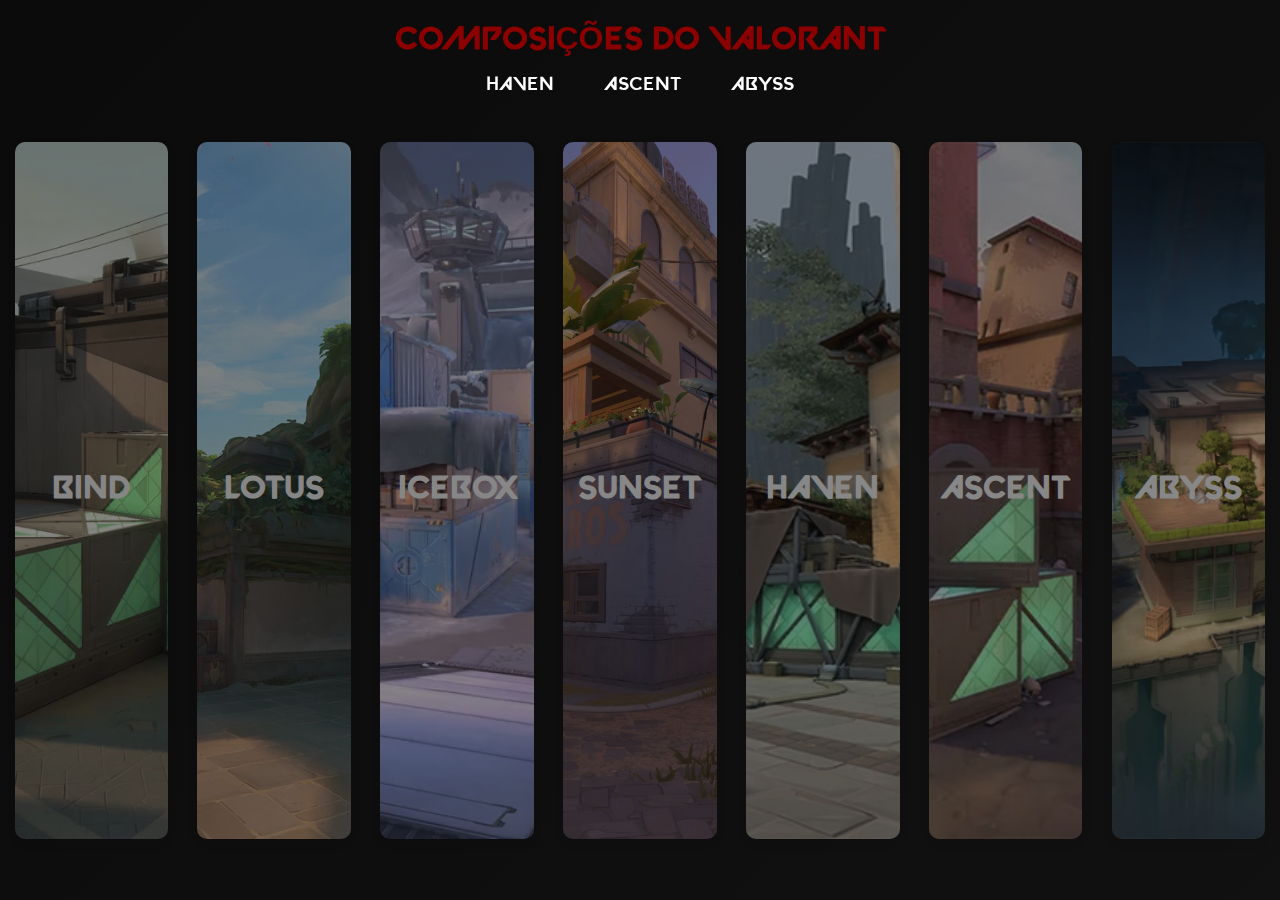
<file: Frontend/index.html>
<!DOCTYPE html>
<html lang="pt-BR">
  <head>
    <meta charset="UTF-8" />
    <meta name="viewport" content="width=device-width, initial-scale=1.0" />
    <link rel="icon" type="image/x-icon" href="../../img/maps/download.png" />
    <link rel="stylesheet" href="./style.css" />
    <title>comp-valorant.com</title>
  </head>
  <body>
    <header>
      <h1>COMPOSIÇÕES DO VALORANT</h1>
      <nav class="main-navigation">
        <ul class="nav-list">
          <li>HAVEN</li>
          <li>ASCENT</li>
          <li>ABYSS</li>
        </ul>
      </nav>
    </header>
    <main>
      <section class="container">
        <a class="card card1" href="./html/bind.html">
          <h2>BIND</h2>
        </a>
        <a class="card card2" href="./html/lotus.html">
          <h2>LOTUS</h2>
        </a>
        <a class="card card3" href="./html/icebox.html">
          <h2>ICEBOX</h2>
        </a>
        <a class="card card4" href="./html/sunset.html">
          <h2>SUNSET</h2>
        </a>
        <a class="card card5" href="./html/haven.html">
          <h2>HAVEN</h2>
        </a>
        <a class="card card6" href="./html/ascent.html">
          <h2>ASCENT</h2>
        </a>
        <a class="card card7" href="./html/abyss.html">
          <h2>ABYSS</h2>
        </a>
      </section>
    </main>
  </body>
</html>
</file>
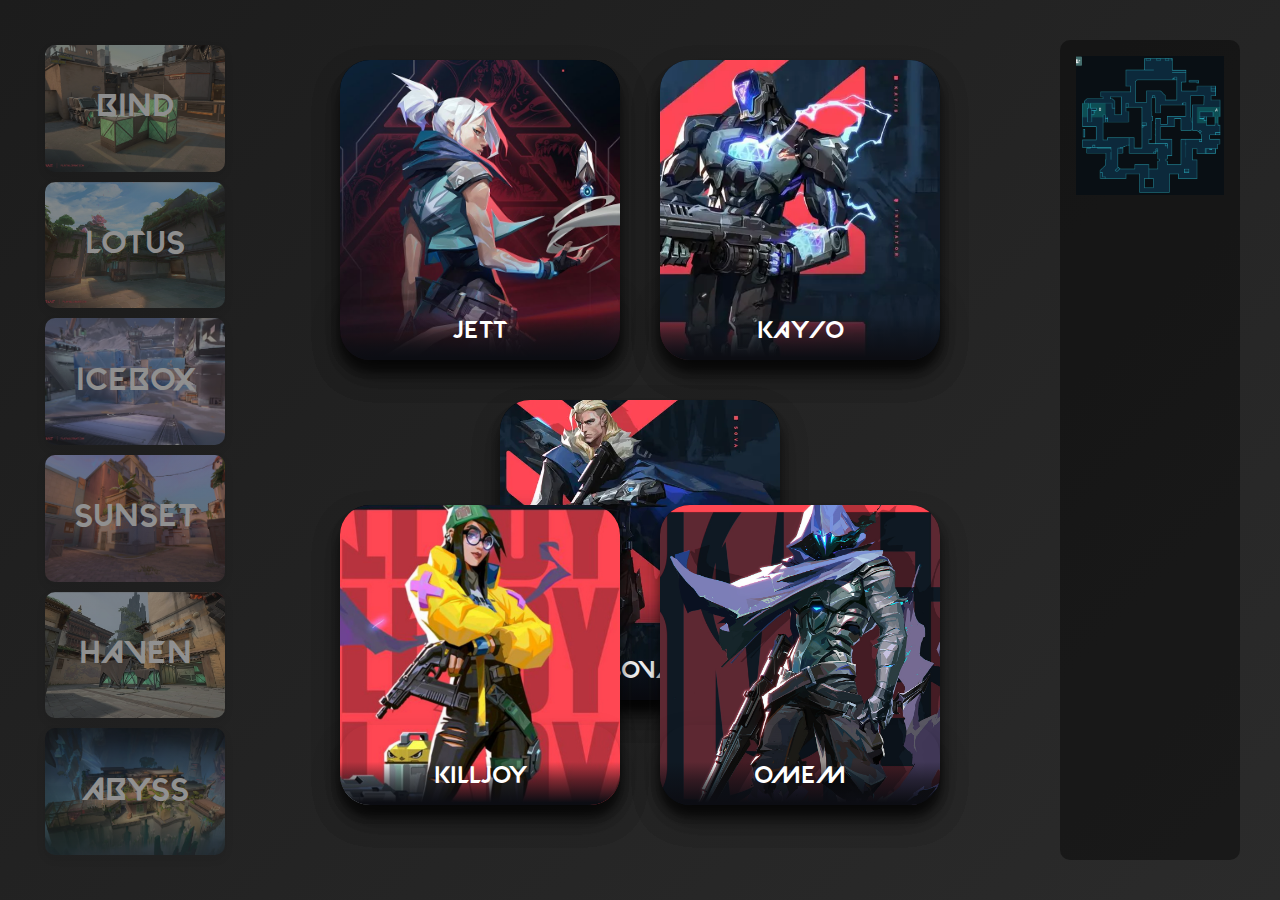
<file: Frontend/html/ascent.html>
<!DOCTYPE html>
<html lang="en">
  <head>
    <meta charset="UTF-8" />
    <meta name="viewport" content="width=device-width, initial-scale=1.0" />
    <link rel="icon" type="image/x-icon" href="../../img/maps/download.png" />
    <link rel="stylesheet" href="../css/cssreset.css" />
    <link rel="stylesheet" href="../css/confg.css" />
    <link rel="stylesheet" href="../css/confgagents.css" />
    <link rel="stylesheet" href="../css/confgmaps.css" />
    <link rel="stylesheet" href="../css/configskills.css">
    <link rel="stylesheet" href="../css/ascent.css" />
    <title>comp-valorant.com</title>
  </head>
  <body>
    <section class="container">
      <section class="maps">
        <a class="card card1" href="./bind.html">
          <h2>BIND</h2>
        </a>
        <a class="card card2" href="./lotus.html">
          <h2>LOTUS</h2>
        </a>
        <a class="card card3" href="./icebox.html">
          <h2>ICEBOX</h2>
        </a>
        <a class="card card4" href="./sunset.html">
          <h2>SUNSET</h2>
        </a>
        <a class="card card5" href="./haven.html">
          <h2>HAVEN</h2>
        </a>
        <a class="card card7" href="./abyss.html">
          <h2>ABYSS</h2>
        </a>
      </section>
      <section class="agents">
        <section class="toppart">
          <section class="cardagnts">
            <div class="wrapper">
              <img
                src="../../img/agentes/jett/maxresdefault (1).jpg"
                alt="background image gragas lol"
                class="cover-image"
              />
              <p class="name-text">JETT</p>
            </div>
            <img
              src="../../img/agentes/jett/600px-Jett_Artwork.png"
              alt="character gragas"
              class="character"
            />
          </section>
          <section class="cardagnts">
            <div class="wrapper">
              <img
                src="../../img/agentes/kayo/valorant-kay-o.webp"
                alt="background image gragas lol"
                class="cover-image"
              />
              <p class="name-text">KAY/O</p>
            </div>
            <img
              src="../../img/agentes/kayo/KAY_O_-_Full_body.webp"
              alt="character gragas"
              class="character"
            />
          </section>
          <section class="cardagnts">
            <div class="wrapper">
              <img
                src="../../img/agentes/sova/valorant-sova-dark.webp"
                alt="background image gragas lol"
                class="cover-image"
              />
              <p class="name-text">SOVA</p>
            </div>
            <img
              src="../../img/agentes/sova/Sova_artwork.webp"
              alt="character gragas"
              class="character"
            />
          </section>
        </section>
        <section class="bottompart">
          <section class="cardagnts">
            <div class="wrapper">
              <img
                src="../../img/agentes/killjoy/how-to-play-killjoy-valorant.jpg"
                alt="background image gragas lol"
                class="cover-image"
              />
              <p class="name-text">KILLJOY</p>
            </div>
            <img
              src="../../img/agentes/killjoy/Killjoy_-_Full_body.webp"
              alt="character gragas"
              class="character"
            />
          </section>
          <section class="cardagnts">
            <div class="wrapper">
              <img
                src="../../img/agentes/omem/men-valorant-habilidades-dicas-como-jogar.jpg"
                alt="background image gragas lol"
                class="cover-image"
              />
              <p class="name-text">OMEM</p>
            </div>
            <img
              src="../../img/agentes/omem/Omen_-_Full_body.webp"
              alt="character gragas"
              class="character"
            />
          </section>
        </section>
      </section>
      <section class="skills">
        <section class="cardskills">
          <section class="classimg">
            <img src="../../img/minimap/Abyss-.png">
          </section>
        </section>
      </section>
    </section>
  </body>
</html>
</file>
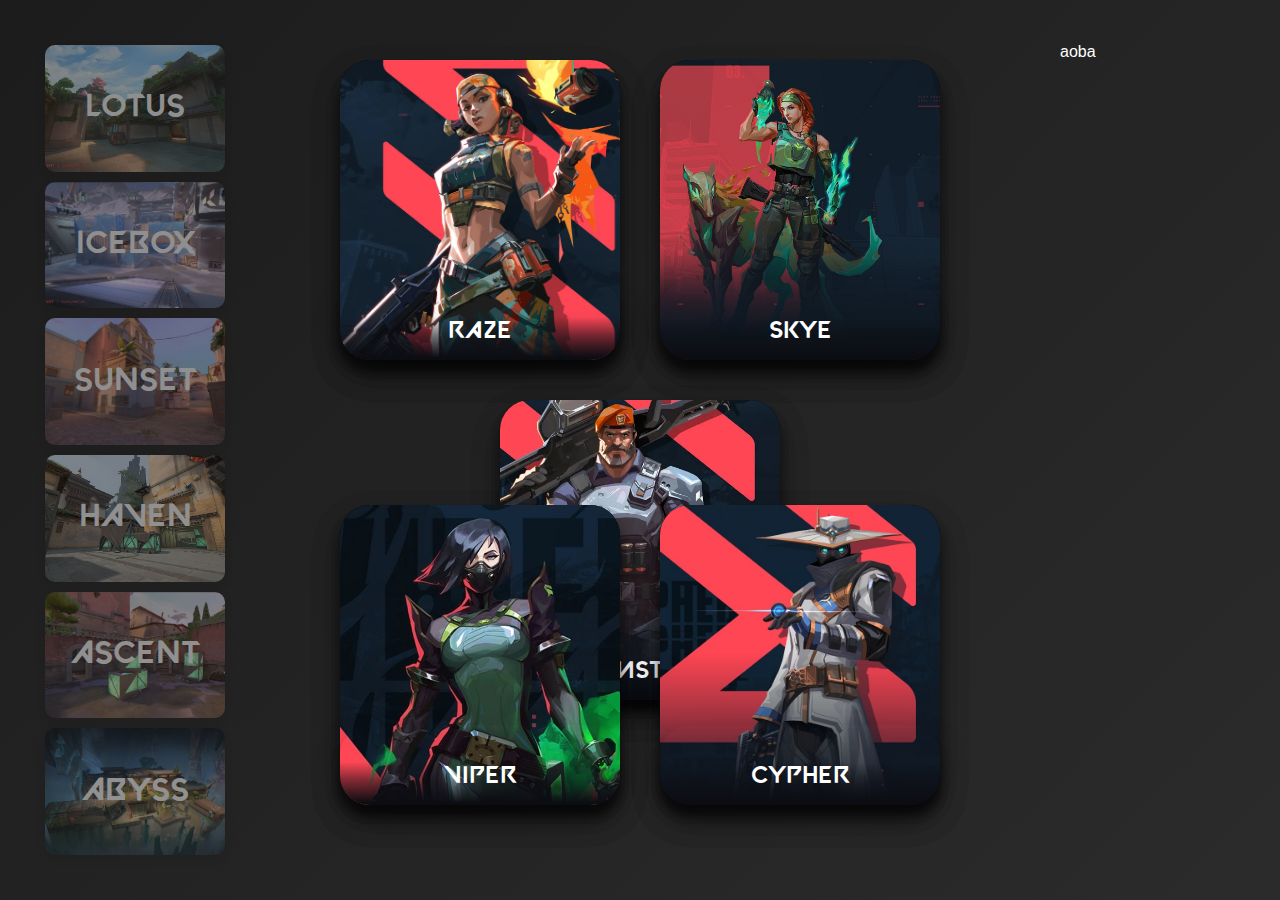
<file: Frontend/html/bind.html>
<!DOCTYPE html>
<html lang="en">
  <head>
    <meta charset="UTF-8" />
    <meta name="viewport" content="width=device-width, initial-scale=1.0" />
    <link rel="icon" type="image/x-icon" href="../../img/maps/download.png" />
    <link rel="stylesheet" href="../css/cssreset.css" />
    <link rel="stylesheet" href="../css/confg.css" />
    <link rel="stylesheet" href="../css/confgagents.css" />
    <link rel="stylesheet" href="../css/confgmaps.css" />
    <link rel="stylesheet" href="../css/bind.css" />
    <title>comp-valorant.com</title>
  </head>
  <body>
    <section class="container">
      <section class="maps">
        <a class="card card2" href="./lotus.html">
          <h2>LOTUS</h2>
        </a>
        <a class="card card3" href="./icebox.html">
          <h2>ICEBOX</h2>
        </a>
        <a class="card card4" href="./sunset.html">
          <h2>SUNSET</h2>
        </a>
        <a class="card card5" href="./haven.html">
          <h2>HAVEN</h2>
        </a>
        <a class="card card6" href="./ascent.html">
          <h2>ASCENT</h2>
        </a>
        <a class="card card7" href="./abyss.html">
          <h2>ABYSS</h2>
        </a>
      </section>
      <section class="agents">
        <section class="toppart">
          <section class="cardagnts">
            <div class="wrapper">
              <img
                src="../../img/agentes/raze/raze-valorant-agent-guide.webp"
                alt="background image gragas lol"
                class="cover-image"
              />
              <p class="name-text">RAZE</p>
            </div>
            <img
              src="../../img/agentes/raze/Raze_-_Full_body.webp"
              alt="character gragas"
              class="character"
            />
          </section>
          <section class="cardagnts">
            <div class="wrapper">
              <img
                src="../../img/agentes/skye/6292d525f11efc5f69f51b3519cb9873c4a533a7-1920x1080.jpg"
                alt="background image gragas lol"
                class="cover-image"
              />
              <p class="name-text">SKYE</p>
            </div>
            <img
              src="../../img/agentes/skye/Skye_Artwork_Full.webp"
              alt="character gragas"
              class="character"
            />
          </section>
          <section class="cardagnts">
            <div class="wrapper">
              <img
                src="../../img/agentes/brimstone/brimstone-1.webp"
                alt="background image gragas lol"
                class="cover-image"
              />
              <p class="name-text">BRIMSTONE</p>
            </div>
            <img
              src="../../img/agentes/brimstone/Brimstone_Artwork.png"
              alt="character gragas"
              class="character"
            />
          </section>
        </section>
        <section class="bottompart">
          <section class="cardagnts">
            <div class="wrapper">
              <img
                src="../../img/agentes/viper/valorant-viper-(1).jpg"
                alt="background image gragas lol"
                class="cover-image"
              />
              <p class="name-text">VIPER</p>
            </div>
            <img
              src="../../img/agentes/viper/Viper_png.webp"
              alt="character gragas"
              class="character"
            />
          </section>
          <section class="cardagnts">
            <div class="wrapper">
              <img
                src="../../img/agentes/cypher/VALORANT-Cypher.jpg"
                alt="background image gragas lol"
                class="cover-image"
              />
              <p class="name-text">CYPHER</p>
            </div>
            <img
              src="../../img/agentes/cypher/Cypher_-_Full_body.webp"
              alt="character gragas"
              class="character"
            />
          </section>
        </section>
      </section>
      <section class="skills">
        <p>aoba</p>
      </section>
    </section>
  </body>
</html>
</file>
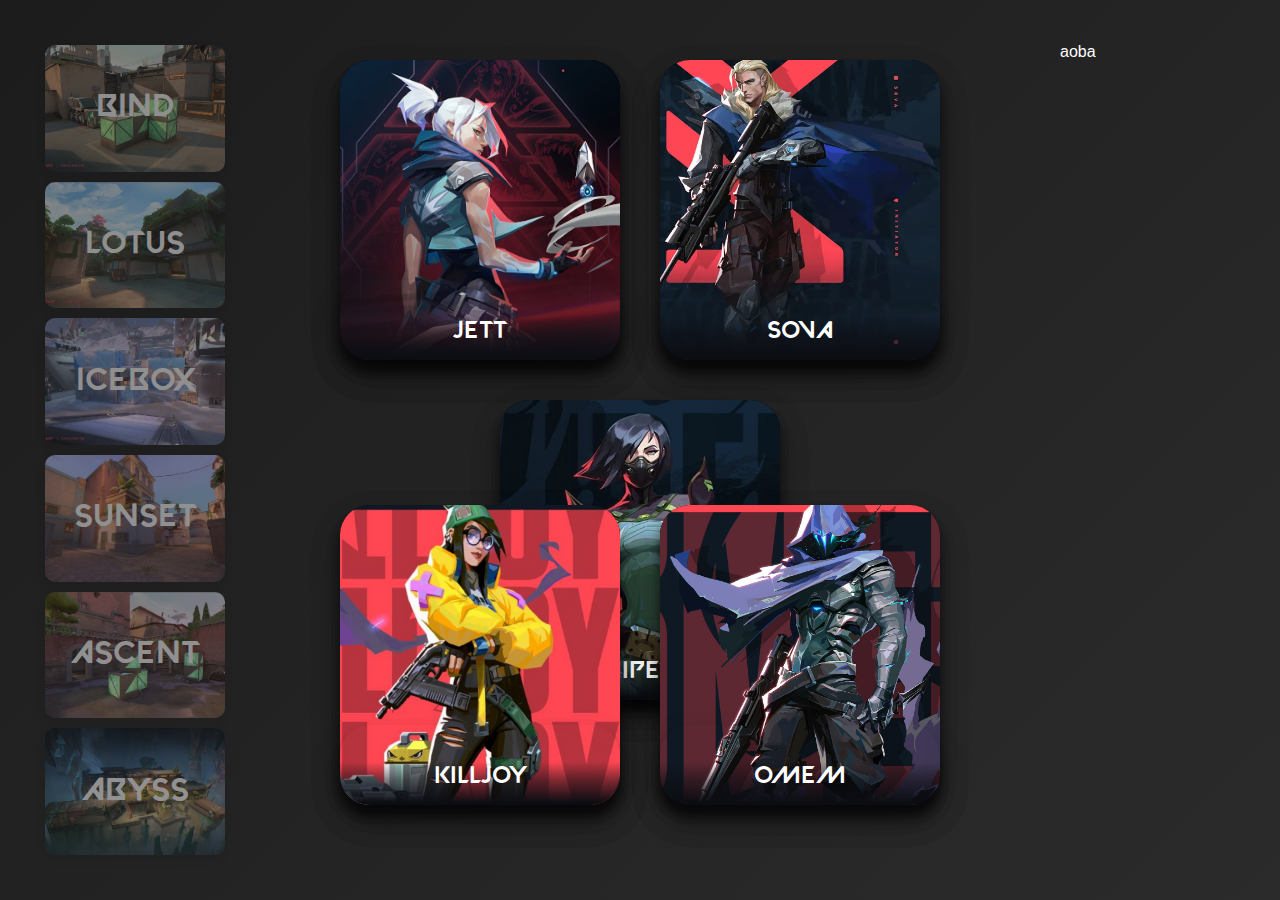
<file: Frontend/html/haven.html>
<!DOCTYPE html>
<html lang="en">
  <head>
    <meta charset="UTF-8" />
    <meta name="viewport" content="width=device-width, initial-scale=1.0" />
    <link rel="icon" type="image/x-icon" href="../../img/maps/download.png" />
    <link rel="stylesheet" href="../css/cssreset.css" />
    <link rel="stylesheet" href="../css/confg.css" />
    <link rel="stylesheet" href="../css/confgagents.css" />
    <link rel="stylesheet" href="../css/confgmaps.css" />
    <link rel="stylesheet" href="../css/haven.css" />
    <title>comp-valorant.com</title>
  </head>
  <body>
    <section class="container">
      <section class="maps">
        <a class="card card1" href="./bind.html">
          <h2>BIND</h2>
        </a>
        <a class="card card2" href="./lotus.html">
          <h2>LOTUS</h2>
        </a>
        <a class="card card3" href="./icebox.html">
          <h2>ICEBOX</h2>
        </a>
        <a class="card card4" href="./sunset.html">
          <h2>SUNSET</h2>
        </a>
        <a class="card card6" href="./ascent.html">
          <h2>ASCENT</h2>
        </a>
        <a class="card card7" href="./abyss.html">
          <h2>ABYSS</h2>
        </a>
      </section>
      <section class="agents">
        <section class="toppart">
          <section class="cardagnts">
            <div class="wrapper">
              <img
                src="../../img/agentes/jett/maxresdefault (1).jpg"
                alt="background image gragas lol"
                class="cover-image"
              />
              <p class="name-text">JETT</p>
            </div>
            <img
              src="../../img/agentes/jett/600px-Jett_Artwork.png"
              alt="character gragas"
              class="character"
            />
          </section>
          <section class="cardagnts">
            <div class="wrapper">
              <img
                src="../../img/agentes/sova/valorant-sova-dark.webp"
                alt="background image gragas lol"
                class="cover-image"
              />
              <p class="name-text">SOVA</p>
            </div>
            <img
              src="../../img/agentes/sova/Sova_artwork.webp"
              alt="character gragas"
              class="character"
            />
          </section>
          <section class="cardagnts">
            <div class="wrapper">
              <img
                src="../../img/agentes/viper/valorant-viper-(1).jpg"
                alt="background image gragas lol"
                class="cover-image"
              />
              <p class="name-text">VIPER</p>
            </div>
            <img
              src="../../img/agentes/viper/Viper_png.webp"
              alt="character gragas"
              class="character"
            />
          </section>
        </section>
        <section class="bottompart">
          <section class="cardagnts">
            <div class="wrapper">
              <img
                src="../../img/agentes/killjoy/how-to-play-killjoy-valorant.jpg"
                alt="background image gragas lol"
                class="cover-image"
              />
              <p class="name-text">KILLJOY</p>
            </div>
            <img
              src="../../img/agentes/killjoy/Killjoy_-_Full_body.webp"
              alt="character gragas"
              class="character"
            />
          </section>
          <section class="cardagnts">
            <div class="wrapper">
              <img
                src="../../img/agentes/omem/men-valorant-habilidades-dicas-como-jogar.jpg"
                alt="background image gragas lol"
                class="cover-image"
              />
              <p class="name-text">OMEM</p>
            </div>
            <img
              src="../../img/agentes/omem/Omen_-_Full_body.webp"
              alt="character gragas"
              class="character"
            />
          </section>
        </section>
      </section>
      <section class="skills">
        <p>aoba</p>
      </section>
    </section>
  </body>
</html>
</file>
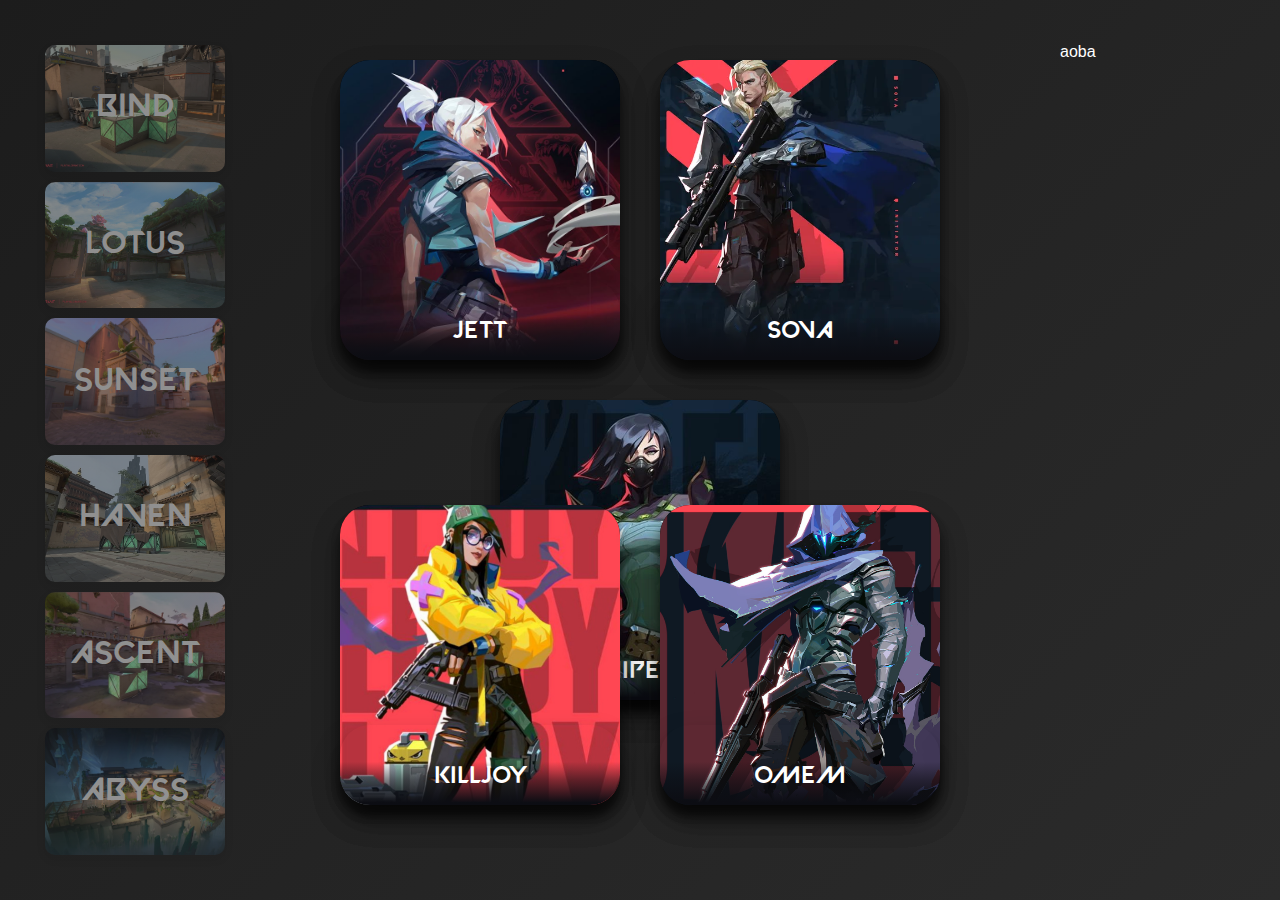
<file: Frontend/html/icebox.html>
<!DOCTYPE html>
<html lang="en">
  <head>
    <meta charset="UTF-8" />
    <meta name="viewport" content="width=device-width, initial-scale=1.0" />
    <link rel="icon" type="image/x-icon" href="../../img/maps/download.png" />
    <link rel="stylesheet" href="../css/cssreset.css" />
    <link rel="stylesheet" href="../css/confg.css" />
    <link rel="stylesheet" href="../css/confgagents.css" />
    <link rel="stylesheet" href="../css/confgmaps.css" />
    <link rel="stylesheet" href="../css/icebox.css" />
    <title>comp-valorant.com</title>
  </head>
  <body>
    <section class="container">
      <section class="maps">
        <a class="card card1" href="./bind.html">
          <h2>BIND</h2>
        </a>
        <a class="card card2" href="./lotus.html">
          <h2>LOTUS</h2>
        </a>
        <a class="card card4" href="./sunset.html">
          <h2>SUNSET</h2>
        </a>
        <a class="card card5" href="./haven.html">
          <h2>HAVEN</h2>
        </a>
        <a class="card card6" href="./ascent.html">
          <h2>ASCENT</h2>
        </a>
        <a class="card card7" href="./abyss.html">
          <h2>ABYSS</h2>
        </a>
      </section>
      <section class="agents">
        <section class="toppart">
          <section class="cardagnts">
            <div class="wrapper">
              <img
                src="../../img/agentes/jett/maxresdefault (1).jpg"
                alt="background image gragas lol"
                class="cover-image"
              />
              <p class="name-text">JETT</p>
            </div>
            <img
              src="../../img/agentes/jett/600px-Jett_Artwork.png"
              alt="character gragas"
              class="character"
            />
          </section>
          <section class="cardagnts">
            <div class="wrapper">
              <img
                src="../../img/agentes/sova/valorant-sova-dark.webp"
                alt="background image gragas lol"
                class="cover-image"
              />
              <p class="name-text">SOVA</p>
            </div>
            <img
              src="../../img/agentes/sova/Sova_artwork.webp"
              alt="character gragas"
              class="character"
            />
          </section>
          <section class="cardagnts">
            <div class="wrapper">
              <img
                src="../../img/agentes/viper/valorant-viper-(1).jpg"
                alt="background image gragas lol"
                class="cover-image"
              />
              <p class="name-text">VIPER</p>
            </div>
            <img
              src="../../img/agentes/viper/Viper_png.webp"
              alt="character gragas"
              class="character"
            />
          </section>
        </section>
        <section class="bottompart">
          <section class="cardagnts">
            <div class="wrapper">
              <img
                src="../../img/agentes/killjoy/how-to-play-killjoy-valorant.jpg"
                alt="background image gragas lol"
                class="cover-image"
              />
              <p class="name-text">KILLJOY</p>
            </div>
            <img
              src="../../img/agentes/killjoy/Killjoy_-_Full_body.webp"
              alt="character gragas"
              class="character"
            />
          </section>
          <section class="cardagnts">
            <div class="wrapper">
              <img
                src="../../img/agentes/omem/men-valorant-habilidades-dicas-como-jogar.jpg"
                alt="background image gragas lol"
                class="cover-image"
              />
              <p class="name-text">OMEM</p>
            </div>
            <img
              src="../../img/agentes/omem/Omen_-_Full_body.webp"
              alt="character gragas"
              class="character"
            />
          </section>
        </section>
      </section>
      <section class="skills">
        <p>aoba</p>
      </section>
    </section>
  </body>
</html>
</file>
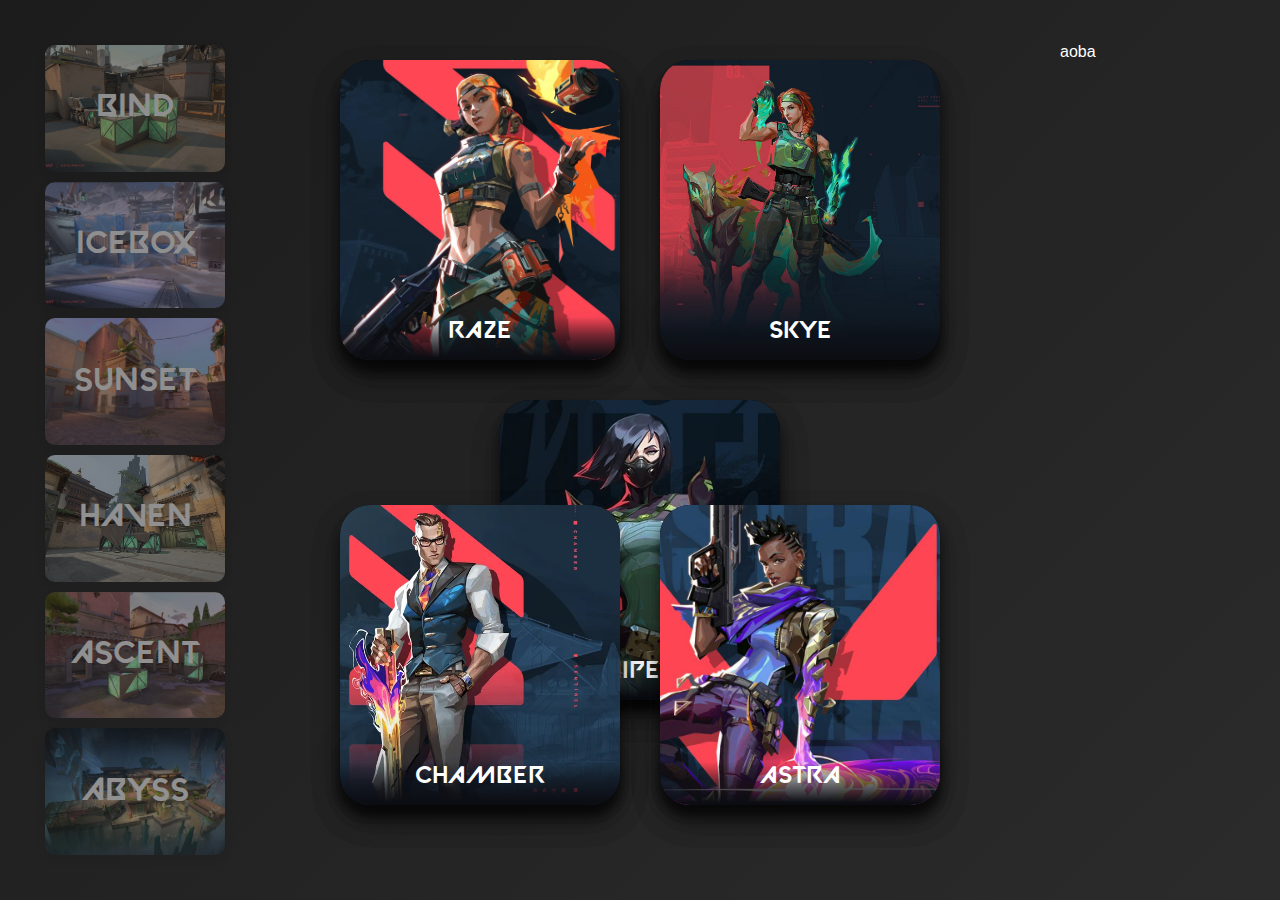
<file: Frontend/html/lotus.html>
<!DOCTYPE html>
<html lang="en">
  <head>
    <meta charset="UTF-8" />
    <meta name="viewport" content="width=device-width, initial-scale=1.0" />
    <link rel="icon" type="image/x-icon" href="../../img/maps/download.png" />
    <link rel="stylesheet" href="../css/cssreset.css" />
    <link rel="stylesheet" href="../css/confg.css" />
    <link rel="stylesheet" href="../css/confgagents.css" />
    <link rel="stylesheet" href="../css/confgmaps.css" />
    <link rel="stylesheet" href="../css/lotus.css" />
    <title>comp-valorant.com</title>
  </head>
  <body>
    <section class="container">
      <section class="maps">
        <a class="card card1" href="./bind.html">
          <h2>BIND</h2>
        </a>
        <a class="card card3" href="./icebox.html">
          <h2>ICEBOX</h2>
        </a>
        <a class="card card4" href="./sunset.html">
          <h2>SUNSET</h2>
        </a>
        <a class="card card5" href="./haven.html">
          <h2>HAVEN</h2>
        </a>
        <a class="card card6" href="./ascent.html">
          <h2>ASCENT</h2>
        </a>
        <a class="card card7" href="./abyss.html">
          <h2>ABYSS</h2>
        </a>
      </section>
      <section class="agents">
        <section class="toppart">
          <section class="cardagnts">
            <div class="wrapper">
              <img
                src="../../img/agentes/raze/raze-valorant-agent-guide.webp"
                alt="background image gragas lol"
                class="cover-image"
              />
              <p class="name-text">RAZE</p>
            </div>
            <img
              src="../../img/agentes/raze/Raze_-_Full_body.webp"
              alt="character gragas"
              class="character"
            />
          </section>
          <section class="cardagnts">
            <div class="wrapper">
              <img
                src="../../img/agentes/skye/6292d525f11efc5f69f51b3519cb9873c4a533a7-1920x1080.jpg"
                alt="background image gragas lol"
                class="cover-image"
              />
              <p class="name-text">SKYE</p>
            </div>
            <img
              src="../../img/agentes/skye/Skye_Artwork_Full.webp"
              alt="character gragas"
              class="character"
            />
          </section>
          <section class="cardagnts">
            <div class="wrapper">
              <img
                src="../../img/agentes/viper/valorant-viper-(1).jpg"
                alt="background image gragas lol"
                class="cover-image"
              />
              <p class="name-text">VIPER</p>
            </div>
            <img
              src="../../img/agentes/viper/Viper_png.webp"
              alt="character gragas"
              class="character"
            />
          </section>
        </section>
        <section class="bottompart">
          <section class="cardagnts">
            <div class="wrapper">
              <img
                src="../../img/agentes/chamber/chamber-wallpaper-1.webp"
                alt="background image gragas lol"
                class="cover-image"
              />
              <p class="name-text">CHAMBER</p>
            </div>
            <img
              src="../../img/agentes/chamber/600px-Chamber_Artwork.png"
              alt="character gragas"
              class="character"
            />
          </section>
          <section class="cardagnts">
            <div class="wrapper">
              <img
                src="../../img/agentes/astra/VALORANT-Astra.jpg"
                alt="background image gragas lol"
                class="cover-image"
              />
              <p class="name-text">ASTRA</p>
            </div>
            <img
              src="../../img/agentes/astra/Astra_-_Full_body.webp"
              alt="character gragas"
              class="character"
            />
          </section>
        </section>
      </section>
      <section class="skills">
        <p>aoba</p>
      </section>
    </section>
  </body>
</html>
</file>
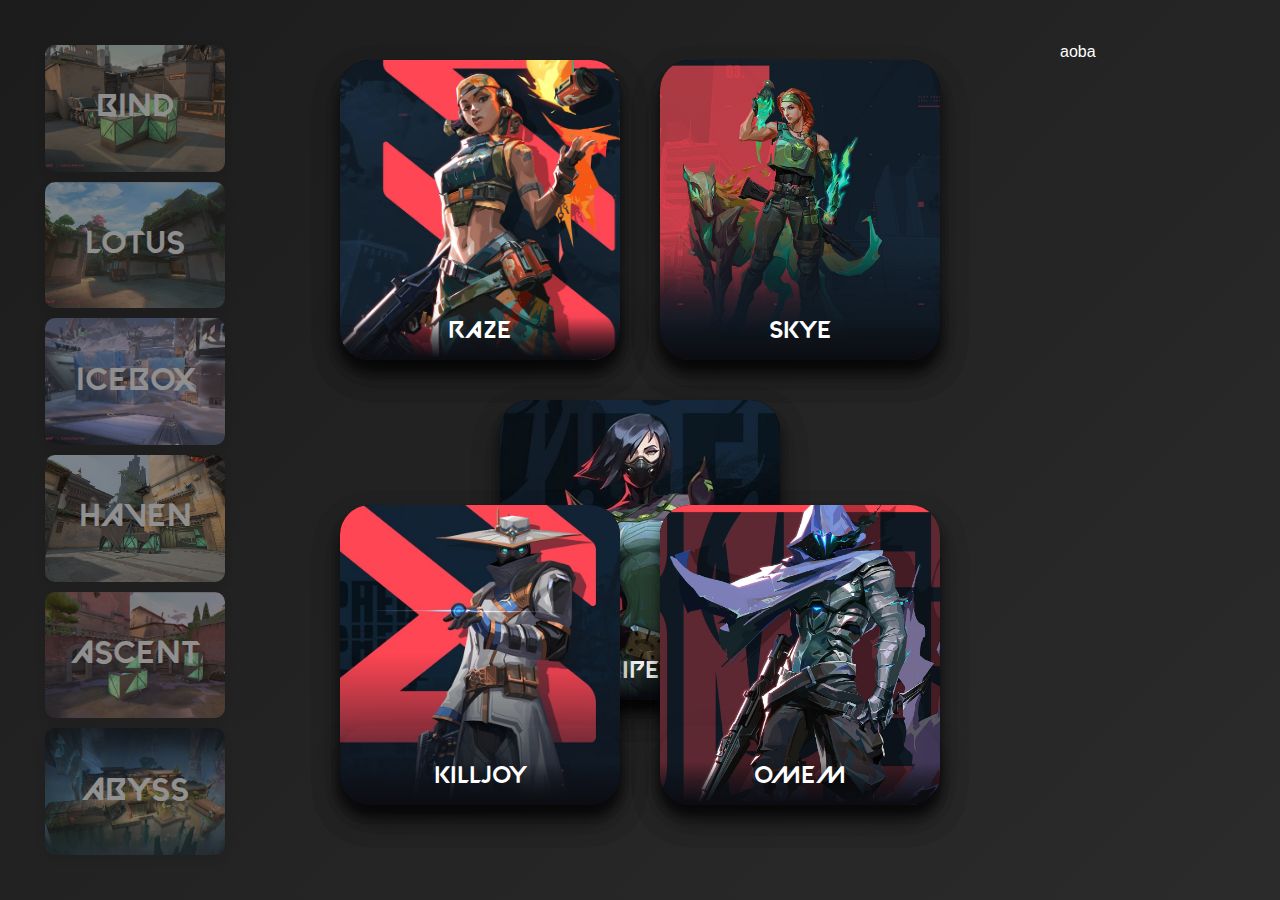
<file: Frontend/html/sunset.html>
<!DOCTYPE html>
<html lang="en">
  <head>
    <meta charset="UTF-8" />
    <meta name="viewport" content="width=device-width, initial-scale=1.0" />
    <link rel="icon" type="image/x-icon" href="../../img/maps/download.png" />
    <link rel="stylesheet" href="../css/cssreset.css" />
    <link rel="stylesheet" href="../css/confg.css" />
    <link rel="stylesheet" href="../css/confgagents.css" />
    <link rel="stylesheet" href="../css/confgmaps.css" />
    <link rel="stylesheet" href="../css/sunset.css" />
    <title>comp-valorant.com</title>
  </head>
  <body>
    <section class="container">
      <section class="maps">
        <a class="card card1" href="./bind.html">
          <h2>BIND</h2>
        </a>
        <a class="card card2" href="./lotus.html">
          <h2>LOTUS</h2>
        </a>
        <a class="card card3" href="./icebox.html">
          <h2>ICEBOX</h2>
        </a>
        <a class="card card5" href="./haven.html">
          <h2>HAVEN</h2>
        </a>
        <a class="card card6" href="./ascent.html">
          <h2>ASCENT</h2>
        </a>
        <a class="card card7" href="./abyss.html">
          <h2>ABYSS</h2>
        </a>
      </section>
      <section class="agents">
        <section class="toppart">
          <section class="cardagnts">
            <div class="wrapper">
              <img
                src="../../img/agentes/raze/raze-valorant-agent-guide.webp"
                alt="background image gragas lol"
                class="cover-image"
              />
              <p class="name-text">RAZE</p>
            </div>
            <img
              src="../../img/agentes/raze/Raze_-_Full_body.webp"
              alt="character gragas"
              class="character"
            />
          </section>
          <section class="cardagnts">
            <div class="wrapper">
              <img
                src="../../img/agentes/skye/6292d525f11efc5f69f51b3519cb9873c4a533a7-1920x1080.jpg"
                alt="background image gragas lol"
                class="cover-image"
              />
              <p class="name-text">SKYE</p>
            </div>
            <img
              src="../../img/agentes/skye/Skye_Artwork_Full.webp"
              alt="character gragas"
              class="character"
            />
          </section>
          <section class="cardagnts">
            <div class="wrapper">
              <img
                src="../../img/agentes/viper/valorant-viper-(1).jpg"
                alt="background image gragas lol"
                class="cover-image"
              />
              <p class="name-text">VIPER</p>
            </div>
            <img
              src="../../img/agentes/viper/Viper_png.webp"
              alt="character gragas"
              class="character"
            />
          </section>
        </section>
        <section class="bottompart">
          <section class="cardagnts">
            <div class="wrapper">
              <img
                src="../../img/agentes/cypher/VALORANT-Cypher.jpg"
                alt="background image gragas lol"
                class="cover-image"
              />
              <p class="name-text">KILLJOY</p>
            </div>
            <img
              src="../../img/agentes/cypher/Cypher_-_Full_body.webp"
              alt="character gragas"
              class="character"
            />
          </section>
          <section class="cardagnts">
            <div class="wrapper">
              <img
                src="../../img/agentes/omem/men-valorant-habilidades-dicas-como-jogar.jpg"
                alt="background image gragas lol"
                class="cover-image"
              />
              <p class="name-text">OMEM</p>
            </div>
            <img
              src="../../img/agentes/omem/Omen_-_Full_body.webp"
              alt="character gragas"
              class="character"
            />
          </section>
        </section>
      </section>
      <section class="skills">
        <p>aoba</p>
      </section>
    </section>
  </body>
</html>
</file>
<file: Frontend/style.css>
* {
  box-sizing: border-box;
  padding: 0;
  margin: 0;
  list-style: none;
  text-decoration: none;
}

html,
body {
  height: 100%;
  font-family: Arial, sans-serif;
  -webkit-font-smoothing: antialiased;
  -moz-osx-font-smoothing: grayscale;
  animation: gradientShift 15s ease infinite;
  background: linear-gradient(
    135deg,
    #1c1c1c,
    #2b2b2b,
    #3a3a3a,
    #2b2b2b,
    #1c1c1c
  );
  background-size: 400% 400%;
  color: #fff;
}

footer {
  display: none;
  opacity: 0;
  visibility: hidden;
}

@font-face {
  font-family: "Valorant Font";
  src: url("/fonts/Valorant Font.ttf") format("truetype");
  font-weight: normal;
  font-style: normal;
}

a {
  text-decoration: none;
  color: inherit;
}

ul,
ol {
  list-style: none;
}

img {
  border: 0;
  max-width: 100%;
  height: auto;
  display: block;
}

table {
  border-collapse: collapse;
  border-spacing: 0;
}

button {
  background: none;
  border: none;
  padding: 0;
  cursor: pointer;
}

@keyframes gradientShift {
  0% {
    background-position: 0% 0%;
  }
  50% {
    background-position: 100% 100%;
  }
  100% {
    background-position: 0% 0%;
  }
}

header {
  font-family: "Valorant Font", sans-serif;
  background-color: rgba(0, 0, 0, 0);
  color: #8b0000;
  text-align: center;
  padding: 20px 0;
  position: fixed;
  width: 100%;
  top: 0;
  z-index: 10;
}

header h1 {
  margin: 0;
}

nav.main-navigation {
  display: flex;
  justify-content: center;
  padding: 10px 0;
}

nav.main-navigation .nav-list {
  display: flex;
  gap: 20px;
}

nav.main-navigation .nav-list li {
  display: inline;
  font-size: 1.2rem;
  color: white;
  padding: 5px 15px;
}

nav.main-navigation .nav-list li:hover {
  background-color: #555;
  border-radius: 5px;
  cursor: pointer;
}

.container {
  display: flex;
  flex-wrap: wrap;
  justify-content: space-around;
  align-items: center;
  height: 100vh;
  padding-top: 80px;
  background: rgba(0, 0, 0, 0.6);
}

.card {
  font-family: "Valorant Font", sans-serif;
  color: red;
  background-color: #fff;
  background-size: cover;
  background-position: center;
  border-radius: 10px;
  box-shadow: 0 4px 8px rgba(0, 0, 0, 0.1);
  width: 12%;
  height: 85%;
  display: flex;
  justify-content: center;
  align-items: center;
  transition: transform 0.3s ease, box-shadow 0.3s ease, opacity 0.3s ease;
  cursor: pointer;
  text-align: center;
  opacity: 0.5;
  position: relative;
}

.card:hover {
  transform: scale(1.05);
  box-shadow: 0 12px 24px rgba(0, 0, 0, 0.2), 0 0 20px rgba(255, 255, 255, 0.6);
  opacity: 1;
}

.card h2 {
  font-size: 2rem;
  color: white;
  position: absolute;
  z-index: 2;
  transition: transform 0.5s ease, color 0.5s ease;
}

.card:hover h2 {
  transform: scale(1.2);
  color: #ff6347;
}

.card.card1 {
  background-image: url("/img/maps/01gww4344ga2w4g105yz.webp");
}

.card.card2 {
  background-image: url("/img/maps/05ea5a1b66bf52b9f64eb003903c9962b6c43136-1694x952.jpg");
}

.card.card3 {
  background-image: url("/img/maps/valorant-icebox-ep-8-meio-ataque-depois.webp");
}

.card.card4 {
  background-image: url("/img/maps/mapa-sunset-valorant-2-copiar-scaled.jpg");
}

.card.card5 {
  background-image: url("/img/maps/haven4.jpg");
}

.card.card6 {
  background-image: url("/img/maps/mapa-ascent-valorant-4-1120x630.jpg");
}

.card.card7 {
  background-image: url("/img/maps/Loading_Screen_Abyss.webp");
}
</file>
<file: Frontend/css/confg.css>
@font-face {
  font-family: "Valorant Font";
  src: url("../../fonts/Valorant Font.ttf") format("truetype");
  font-weight: normal;
  font-style: normal;
}

@keyframes gradientShift {
  0% {
    background-position: 0% 0%;
  }
  50% {
    background-position: 100% 100%;
  }
  100% {
    background-position: 0% 0%;
  }
}

.container {
  display: flex;
  height: 100vh;
  padding: 40px;
  -webkit-font-smoothing: antialiased;
  -moz-osx-font-smoothing: grayscale;
  animation: gradientShift 15s ease infinite;
  background: linear-gradient(
    135deg,
    #1c1c1c,
    #2b2b2b,
    #3a3a3a,
    #2b2b2b,
    #1c1c1c
  );
  background-size: 400% 400%;
  color: #fff;
  margin: 0;
}

.maps,
.agents,
.skills {
  display: flex;
  flex-direction: column;
  height: 100%;
}

.maps {
  width: 15%; 
}

.agents {
  width: 70%;
}

.skills {
  width: 15%; 
}
</file>
<file: Frontend/css/confgagents.css>
/* Fonte personalizada para o site */
@font-face {
    font-family: "Valorant Font";
    src: url("../../fonts/Valorant Font.ttf") format("truetype");
    font-weight: normal;
    font-style: normal;
  }
  
  /* Configurações de layout para partes superior e inferior dos agentes */
  .toppart,
  .bottompart {
    display: flex;
    justify-content: center;
    align-items: center;
    gap: 40px;
    padding: 20px;
    height: 50%;
    width: 100%;
    flex-wrap: wrap; /* Permite que os elementos se ajustem conforme necessário */
  }
  
  /* Estilos para os cartões de agentes */
  .cardagnts {
    width: 280px;
    height: 300px;
    position: relative;
    display: flex;
    justify-content: center;
    align-items: center;
    padding: 0 36px;
    perspective: 2500px;
    cursor: pointer;
    border-radius: 30px;
    background-size: cover;
    background-position: center;
  }
  
  /* Wrapper dos cartões com transição e estilo inicial */
  .wrapper {
    transition: all 0.5s;
    position: absolute;
    width: 100%;
    height: 100%;
    z-index: -1;
    background: #000;
    border-radius: 30px;
    box-shadow: rgba(0, 0, 0, 0.25) 0px 14px 28px,
                rgba(0, 0, 0, 0.22) 0px 10px 10px;
  }
  
  .wrapper img {
    border-radius: 30px;
    box-shadow: rgba(0, 0, 0, 0.25) 0px 14px 28px,
                rgba(0, 0, 0, 0.22) 0px 10px 10px;
  }
  
  .cover-image {
    width: 100%;
    height: 100%;
    object-fit: cover; /* A imagem cobre toda a área */
  }
  
  /* Estilos para o nome dos agentes */
  .name-text {
    font-family: "Valorant Font", sans-serif;
    position: absolute;
    bottom: 10px;
    left: 50%;
    transform: translateX(-50%);
    font-size: 24px;
    color: white;
    z-index: 2;
    transition: all 0.5s ease;
    opacity: 1;
  }
  
  .cardagnts:hover .name-text {
    bottom: -30px; /* O texto se move para fora ao passar o mouse */
    opacity: 1;
  }
  
  /* Animações ao passar o mouse nos cartões de agentes */
  .cardagnts:hover .wrapper {
    transform: perspective(900px) translateY(-5%) rotateX(25deg);
    box-shadow: 2px 35px 32px -8px rgba(0, 0, 0, 0.75);
  }
  
  .cardagnts:hover .character {
    opacity: 1;
    transform: translate3d(5%, -20%, 670px); /* Efeito de movimento 3D */
  }
  
  /* Transições para os wrappers ao passar o mouse */
  .wrapper::before,
  .wrapper::after {
    content: "";
    opacity: 0;
    width: 100%;
    height: 80px;
    transition: all 0.5s;
    border-radius: 30px;
    position: absolute;
    left: 0;
    box-shadow: rgba(0, 0, 0, 0.25) 0px 14px 28px,
                rgba(0, 0, 0, 0.22) 0px 10px 10px;
  }
  
  /* Efeitos de gradiente antes do hover */
  .wrapper::before {
    top: 0;
    height: 100%;
    background-image: linear-gradient(
      to top,
      transparent 46%,
      rgba(12, 13, 19, 0.5) 68%,
      rgba(12, 13, 19) 97%
    );
  }
  
  .wrapper::after {
    bottom: 0;
    opacity: 1;
    background-image: linear-gradient(
      to bottom,
      transparent 46%,
      rgba(12, 13, 19, 0.5) 68%,
      rgba(12, 13, 19) 97%
    );
  }
  
  /* Efeitos ao passar o mouse nos wrappers */
  .cardagnts:hover .wrapper::before,
  .cardagnts:hover .wrapper::after {
    opacity: 1;
  }
  
  .cardagnts:hover .wrapper::after {
    height: 120px; /* Aumenta a altura do gradiente inferior */
  }
  
  .cardagnts:hover .cover-image {
    opacity: 0.3; /* Reduz a opacidade da imagem de fundo */
  }
  
  /* Personagem com efeito de movimento ao passar o mouse */
  .character {
    width: 50%;
    opacity: 0;
    transition: all 0.5s;
    filter: drop-shadow(2px 2px 2px #000);
    position: absolute;
    z-index: -1;
  }
  
  .cardagnts:hover .character {
    opacity: 1;
    transform: translate3d(5%, -20%, 670px);
  }
</file>
<file: Frontend/css/confgmaps.css>
@font-face {
    font-family: "Valorant Font";
    src: url("../../fonts/Valorant Font.ttf") format("truetype");
    font-weight: normal;
    font-style: normal;
}

.card {
    font-family: "Valorant Font", sans-serif;
    color: red;
    background-color: #fff;
    background-size: cover;
    background-position: center;
    border-radius: 10px;
    box-shadow: 0 4px 8px rgba(0, 0, 0, 0.1);
    width: 100%;
    height: 50%;
    display: flex;
    justify-content: center;
    align-items: center;
    transition: transform 0.3s ease, box-shadow 0.3s ease, opacity 0.3s ease;
    cursor: pointer;
    text-align: center;
    opacity: 0.5;
    position: relative;
    margin: 5px;
}

.card:hover {
    transform: scale(1.05);
    box-shadow: 0 12px 24px rgba(0, 0, 0, 0.2), 0 0 20px rgba(255, 255, 255, 0.6);
    opacity: 1;
}

.card h2 {
    font-size: 2rem;
    color: white;
    position: absolute;
    z-index: 2;
    transition: transform 0.5s ease, color 0.5s ease;
}

.card:hover h2 {
    transform: scale(1.2);
    color: #ff6347; 
}
</file>
<file: Frontend/css/configskills.css>
.cardskills {
    width: 100%;
    height: 100%;
    background-color: rgb(0, 0, 0, 0.4);
    border: 1px solid #ccc;
    border-radius: 10px;
    border: 1px solid rgba(204, 204, 204, 0);
    padding: 15px;
}

.classimg {
    width: 100%;
    height: 10%;
    background-color: gray;
}
</file>
<file: Frontend/css/ascent.css>
.card.card1 {
    background-image: url("/img/maps/01gww4344ga2w4g105yz.webp");
}

.card.card2 {
    background-image: url("/img/maps/05ea5a1b66bf52b9f64eb003903c9962b6c43136-1694x952.jpg");
}

.card.card3 {
    background-image: url("/img/maps/valorant-icebox-ep-8-meio-ataque-depois.webp");
}

.card.card4 {
    background-image: url("/img/maps/mapa-sunset-valorant-2-copiar-scaled.jpg");
}

.card.card5 {
    background-image: url("/img/maps/haven4.jpg");
}

.card.card7 {
    background-image: url("/img/maps/Loading_Screen_Abyss.webp");
  }
</file>
<file: Frontend/css/bind.css>
.card.card2 {
    background-image: url("/img/maps/05ea5a1b66bf52b9f64eb003903c9962b6c43136-1694x952.jpg");
}

.card.card3 {
    background-image: url("/img/maps/valorant-icebox-ep-8-meio-ataque-depois.webp");
}

.card.card4 {
    background-image: url("/img/maps/mapa-sunset-valorant-2-copiar-scaled.jpg");
}

.card.card5 {
    background-image: url("/img/maps/haven4.jpg");
}

.card.card6 {
    background-image: url("/img/maps/mapa-ascent-valorant-4-1120x630.jpg");
}

.card.card7 {
    background-image: url("/img/maps/Loading_Screen_Abyss.webp");
  }
</file>
<file: Frontend/css/haven.css>
.card.card1 {
    background-image: url("/img/maps/01gww4344ga2w4g105yz.webp");
}

.card.card2 {
    background-image: url("/img/maps/05ea5a1b66bf52b9f64eb003903c9962b6c43136-1694x952.jpg");
}

.card.card3 {
    background-image: url("/img/maps/valorant-icebox-ep-8-meio-ataque-depois.webp");
}

.card.card4 {
    background-image: url("/img/maps/mapa-sunset-valorant-2-copiar-scaled.jpg");
}

.card.card6 {
    background-image: url("/img/maps/mapa-ascent-valorant-4-1120x630.jpg");
}

.card.card7 {
    background-image: url("/img/maps/Loading_Screen_Abyss.webp");
  }
</file>
<file: Frontend/css/icebox.css>
.card.card1 {
    background-image: url("/img/maps/01gww4344ga2w4g105yz.webp");
}

.card.card2 {
    background-image: url("/img/maps/05ea5a1b66bf52b9f64eb003903c9962b6c43136-1694x952.jpg");
}

.card.card4 {
    background-image: url("/img/maps/mapa-sunset-valorant-2-copiar-scaled.jpg");
}

.card.card5 {
    background-image: url("/img/maps/haven4.jpg");
}

.card.card6 {
    background-image: url("/img/maps/mapa-ascent-valorant-4-1120x630.jpg");
}

.card.card7 {
    background-image: url("/img/maps/Loading_Screen_Abyss.webp");
  }
</file>
<file: Frontend/css/lotus.css>
.card.card1 {
    background-image: url("/img/maps/01gww4344ga2w4g105yz.webp");
}

.card.card3 {
    background-image: url("/img/maps/valorant-icebox-ep-8-meio-ataque-depois.webp");
}

.card.card4 {
    background-image: url("/img/maps/mapa-sunset-valorant-2-copiar-scaled.jpg");
}

.card.card5 {
    background-image: url("/img/maps/haven4.jpg");
}

.card.card6 {
    background-image: url("/img/maps/mapa-ascent-valorant-4-1120x630.jpg");
}

.card.card7 {
    background-image: url("/img/maps/Loading_Screen_Abyss.webp");
  }
</file>
<file: Frontend/css/sunset.css>
.card.card1 {
    background-image: url("/img/maps/01gww4344ga2w4g105yz.webp");
}

.card.card2 {
    background-image: url("/img/maps/05ea5a1b66bf52b9f64eb003903c9962b6c43136-1694x952.jpg");
}

.card.card3 {
    background-image: url("/img/maps/valorant-icebox-ep-8-meio-ataque-depois.webp");
}

.card.card5 {
    background-image: url("/img/maps/haven4.jpg");
}

.card.card6 {
    background-image: url("/img/maps/mapa-ascent-valorant-4-1120x630.jpg");
}

.card.card7 {
    background-image: url("/img/maps/Loading_Screen_Abyss.webp");
  }
</file>
<file: Frontend/css/cssreset.css>
*,
*::before,
*::after {
    box-sizing: border-box;
    margin: 0;
    padding: 0;
    border: 0;
    font-size: 100%;
    vertical-align: baseline;
}

html {
    line-height: 1.15;
    -webkit-text-size-adjust: 100%;
}

body {
    margin: 0;
    line-height: 1.5;
    font-family: sans-serif;
}

main {
    display: block;
}

h1, h2, h3, h4, h5, h6 {
    font-size: 100%;
    font-weight: normal;
}

p, ul, ol, figure, blockquote {
    margin: 0;
    padding: 0;
}

ul, ol {
    list-style: none;
}

a {
    text-decoration: none;
    background-color: transparent;
    color: inherit;
}

img {
    max-width: 100%;
    display: block;
    height: auto;
}

table {
    border-collapse: collapse;
    border-spacing: 0;
    width: 100%;
}

button,
input,
select,
textarea {
    font-family: inherit;
    font-size: 100%;
    line-height: 1.15;
    margin: 0;
}

button {
    background: none;
    border: none;
    cursor: pointer;
}

textarea {
    overflow: auto;
    resize: vertical;
}

input,
textarea {
    padding: 0.25rem;
}

fieldset {
    border: 0;
    margin: 0;
    padding: 0;
}

legend {
    padding: 0;
    font-size: 1rem;
}

code,
kbd,
pre,
samp {
    font-family: monospace, monospace;
    font-size: 1rem;
}

b,
strong {
    font-weight: bolder;
}

sub,
sup {
    line-height: 0;
    position: relative;
    vertical-align: baseline;
}

sub {
    bottom: -0.25em;
}

sup {
    top: -0.25em;
}
</file>
